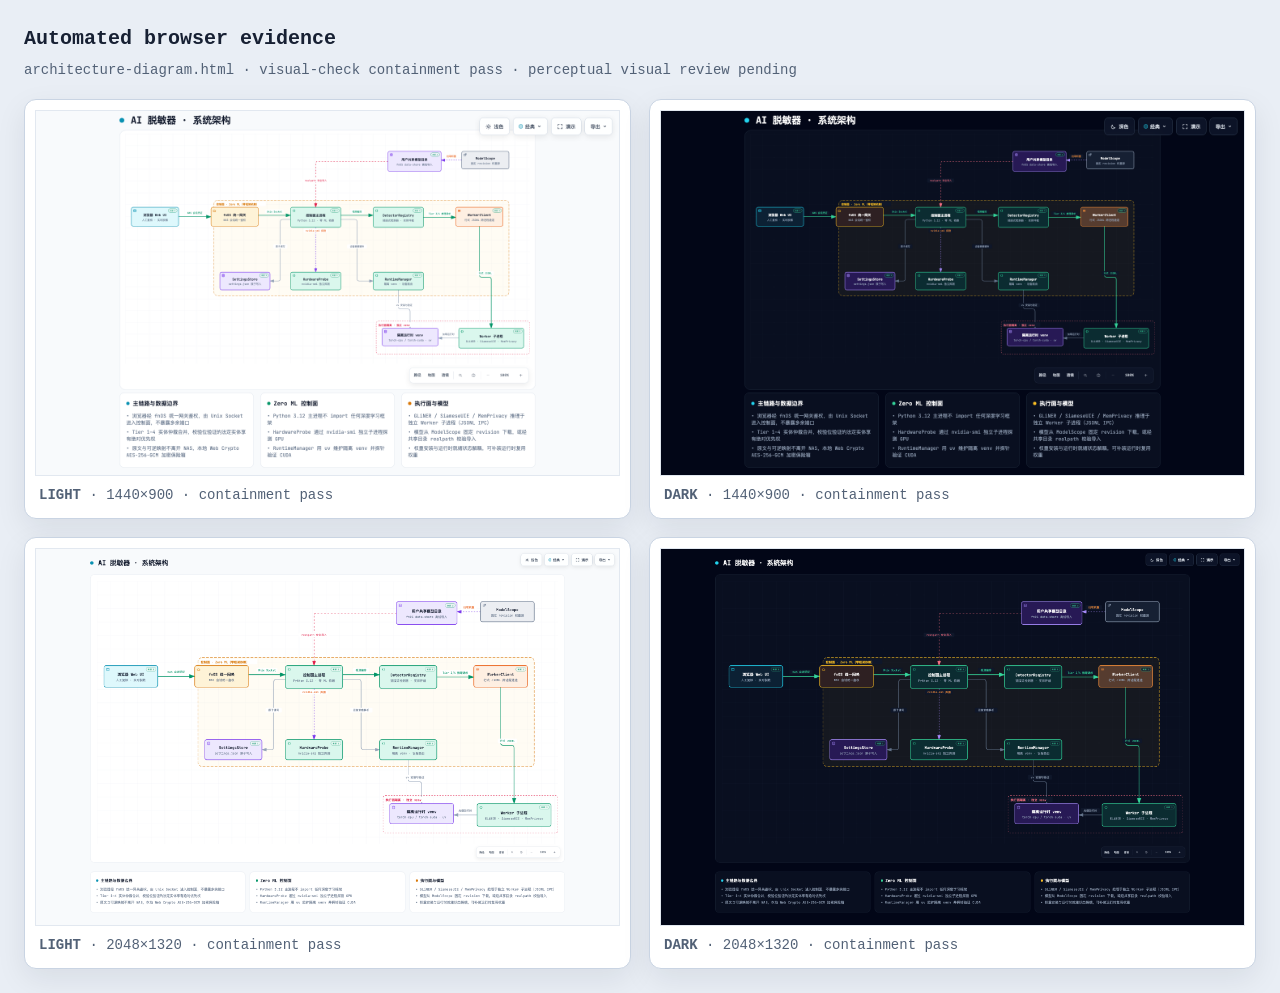
<file: docs/architecture-diagram.visual-check.html>
<!doctype html>
<html lang="en">
<head>
<meta charset="utf-8">
<meta name="viewport" content="width=device-width,initial-scale=1">
<title>Archify automated browser evidence · architecture-diagram.html</title>
<style>
*{box-sizing:border-box}body{margin:0;padding:24px;background:#e9eef5;color:#172033;font:14px/1.5 ui-monospace,SFMono-Regular,Menlo,Consolas,monospace}header{max-width:1500px;margin:0 auto 18px}h1{margin:0 0 6px;font-size:20px}p{margin:0;color:#526176}.grid{max-width:1500px;margin:auto;display:grid;grid-template-columns:repeat(2,minmax(0,1fr));gap:18px}figure{margin:0;padding:10px;background:white;border:1px solid #c9d4e3;border-radius:12px;box-shadow:0 10px 30px rgba(15,23,42,.08)}img{display:block;width:100%;height:auto;border:1px solid #e2e8f0}figcaption{padding:9px 4px 2px;color:#526176}@media(max-width:900px){.grid{grid-template-columns:1fr}}
</style>
</head>
<body>
<header><h1>Automated browser evidence</h1><p>architecture-diagram.html · visual-check containment pass · perceptual visual review pending</p></header>
<main class="grid">
      <figure>
        <img src="architecture-diagram.visual-check.1440x900.light.png" alt="light 1440 by 900">
        <figcaption><strong>LIGHT</strong> · 1440×900 · containment pass</figcaption>
      </figure>
      <figure>
        <img src="architecture-diagram.visual-check.1440x900.dark.png" alt="dark 1440 by 900">
        <figcaption><strong>DARK</strong> · 1440×900 · containment pass</figcaption>
      </figure>
      <figure>
        <img src="architecture-diagram.visual-check.2048x1320.light.png" alt="light 2048 by 1320">
        <figcaption><strong>LIGHT</strong> · 2048×1320 · containment pass</figcaption>
      </figure>
      <figure>
        <img src="architecture-diagram.visual-check.2048x1320.dark.png" alt="dark 2048 by 1320">
        <figcaption><strong>DARK</strong> · 2048×1320 · containment pass</figcaption>
      </figure>
</main>
</body>
</html>
</file>
